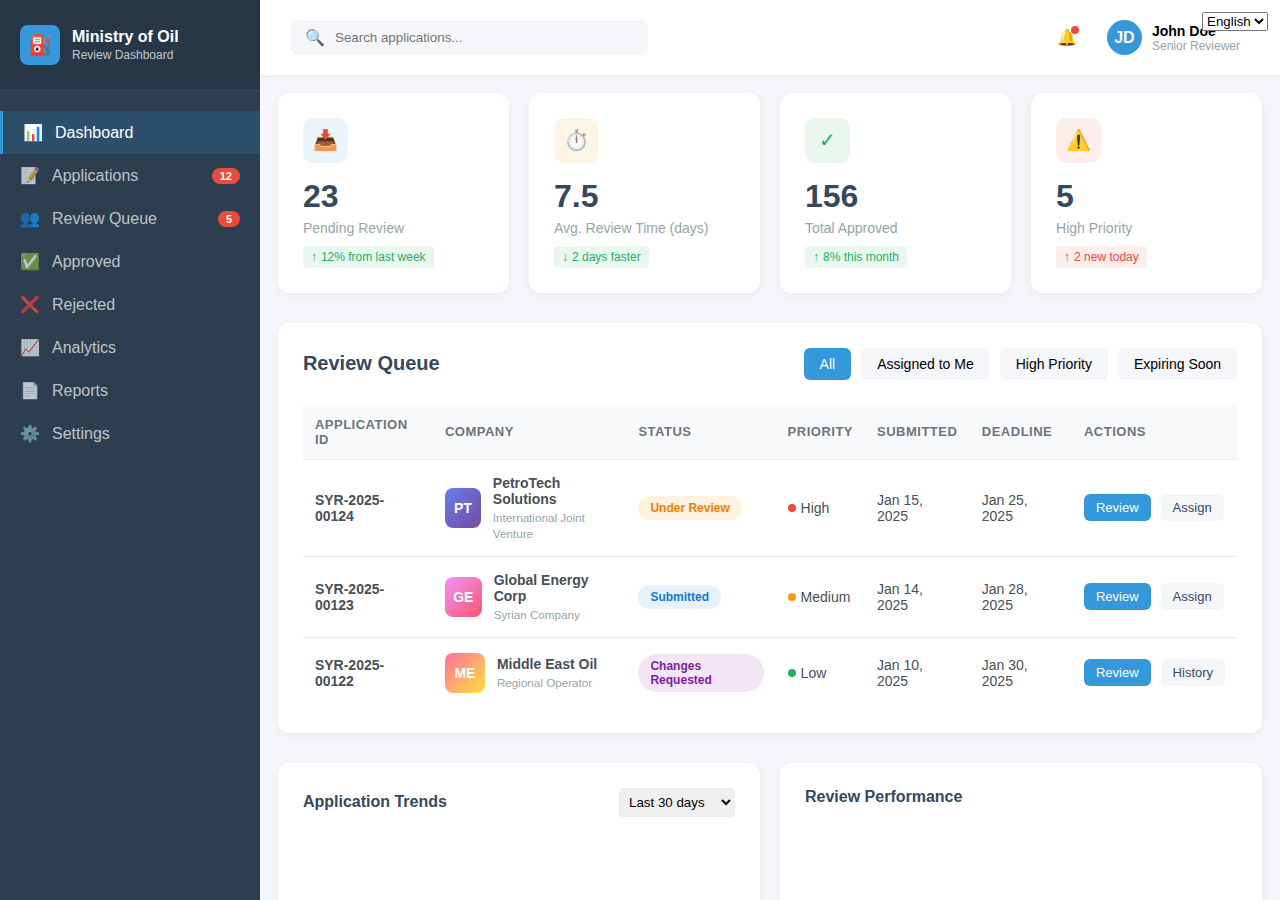
<file: oil-qualification-fixed/index.html>
<!DOCTYPE html>
<html lang="en">
<head>
    <meta charset="UTF-8">
    <meta name="viewport" content="width=device-width, initial-scale=1.0">
    <title>Administrative Review Interface - Syrian Ministry of Oil</title>
    

    <link rel="stylesheet" href="assets/styles.css">
    <link rel="stylesheet" href="assets/rtl.css">
    <script defer src="assets/i18n.js"></script>
    <script defer src="assets/app.js"></script>
</head>
<body>
    <select data-lang-switcher style="position:fixed;top:12px;right:12px;z-index:9999">
      <option value="en">English</option>
      <option value="ar">العربية</option>
    </select>
    <!-- Sidebar -->
    <aside class="sidebar">
        <div class="sidebar-header">
            <div class="sidebar-logo">
                <div class="logo-icon">⛽</div>
                <div>
                    <h3 style="font-size: 16px; margin-bottom: 2px;">Ministry of Oil</h3>
                    <p style="font-size: 12px; opacity: 0.7;">Review Dashboard</p>
                </div>
            </div>
        </div>
        
        <nav class="sidebar-nav">
            <a href="#" class="nav-item active">
                <span class="nav-icon">📊</span>
                <span><span data-i18n="nav.dashboard"></span></span>
            </a>
            <a href="#" class="nav-item">
                <span class="nav-icon">📝</span>
                <span><span data-i18n="nav.applications"></span></span>
                <span class="nav-badge">12</span>
            </a>
            <a href="#" class="nav-item">
                <span class="nav-icon">👥</span>
                <span><span data-i18n="nav.review_queue"></span></span>
                <span class="nav-badge">5</span>
            </a>
            <a href="#" class="nav-item">
                <span class="nav-icon">✅</span>
                <span><span data-i18n="nav.approved"></span></span>
            </a>
            <a href="#" class="nav-item">
                <span class="nav-icon">❌</span>
                <span><span data-i18n="nav.rejected"></span></span>
            </a>
            <a href="#" class="nav-item">
                <span class="nav-icon">📈</span>
                <span><span data-i18n="nav.analytics"></span></span>
            </a>
            <a href="#" class="nav-item">
                <span class="nav-icon">📄</span>
                <span><span data-i18n="nav.reports"></span></span>
            </a>
            <a href="#" class="nav-item">
                <span class="nav-icon">⚙️</span>
                <span><span data-i18n="nav.settings"></span></span>
            </a>
        </nav>
    </aside>
    
    <!-- Main Content -->
    <div class="main-content">
        <!-- Topbar -->
        <header class="topbar">
            <div class="search-bar">
                <span>🔍</span>
                <input type="text" data-i18n-placeholder="form.search">
            </div>
            
            <div class="topbar-actions">
                <div class="notification-icon">
                    <span>🔔</span>
                    <span class="notification-dot"></span>
                </div>
                
                <div class="user-menu">
                    <div class="user-avatar">JD</div>
                    <div>
                        <div style="font-size: 14px; font-weight: 600;">John Doe</div>
                        <div style="font-size: 12px; color: #95a5a6;">Senior Reviewer</div>
                    </div>
                </div>
            </div>
        </header>
        
        <!-- Dashboard Content -->
        <div class="content">
            <!-- Statistics Cards -->
            <div class="stats-grid">
                <div class="stat-card">
                    <div class="stat-header">
                        <div class="stat-icon primary">📥</div>
                    </div>
                    <div class="stat-value">23</div>
                    <div class="stat-label"><span data-i18n="stats.pending"></span></div>
                    <div class="stat-change positive">
                        <span>↑</span>
                        <span>12% from last week</span>
                    </div>
                </div>
                
                <div class="stat-card">
                    <div class="stat-header">
                        <div class="stat-icon warning">⏱️</div>
                    </div>
                    <div class="stat-value">7.5</div>
                    <div class="stat-label"><span data-i18n="stats.avg_review_time"></span></div>
                    <div class="stat-change positive">
                        <span>↓</span>
                        <span>2 days faster</span>
                    </div>
                </div>
                
                <div class="stat-card">
                    <div class="stat-header">
                        <div class="stat-icon success">✓</div>
                    </div>
                    <div class="stat-value">156</div>
                    <div class="stat-label"><span data-i18n="stats.total_approved"></span></div>
                    <div class="stat-change positive">
                        <span>↑</span>
                        <span>8% this month</span>
                    </div>
                </div>
                
                <div class="stat-card">
                    <div class="stat-header">
                        <div class="stat-icon danger">⚠️</div>
                    </div>
                    <div class="stat-value">5</div>
                    <div class="stat-label"><span data-i18n="stats.total_rejected"></span></div>
                    <div class="stat-change negative">
                        <span>↑</span>
                        <span>2 new today</span>
                    </div>
                </div>
            </div>
            
            <!-- Applications Table -->
            <div class="applications-section">
                <div class="section-header">
                    <h2 class="section-title"><span data-i18n="nav.review_queue"></span></h2>
                    <div class="filter-tabs">
                        <button class="filter-tab active">All</button>
                        <button class="filter-tab">Assigned to Me</button>
                        <button class="filter-tab"><span data-i18n="stats.total_rejected"></span></button>
                        <button class="filter-tab">Expiring Soon</button>
                    </div>
                </div>
                
                <table class="applications-table">
                    <thead>
                        <tr>
                            <th>Application ID</th>
                            <th>Company</th>
                            <th>Status</th>
                            <th>Priority</th>
                            <th>Submitted</th>
                            <th>Deadline</th>
                            <th>Actions</th>
                        </tr>
                    </thead>
                    <tbody>
                        <tr>
                            <td><strong>SYR-2025-00124</strong></td>
                            <td>
                                <div class="company-info">
                                    <div class="company-avatar">PT</div>
                                    <div class="company-details">
                                        <strong>PetroTech Solutions</strong>
                                        <small>International Joint Venture</small>
                                    </div>
                                </div>
                            </td>
                            <td><span class="status-badge status-reviewing">Under Review</span></td>
                            <td>
                                <div class="priority-indicator priority-high">
                                    <span class="priority-dot"></span>
                                    <span>High</span>
                                </div>
                            </td>
                            <td>Jan 15, 2025</td>
                            <td>Jan 25, 2025</td>
                            <td>
                                <div class="table-actions">
                                    <button class="action-btn primary" ><span data-i18n="actions.review"></span></button>
                                    <button class="action-btn secondary">Assign</button>
                                </div>
                            </td>
                        </tr>
                        <tr>
                            <td><strong>SYR-2025-00123</strong></td>
                            <td>
                                <div class="company-info">
                                    <div class="company-avatar" style="background: linear-gradient(135deg, #f093fb, #f5576c);">GE</div>
                                    <div class="company-details">
                                        <strong>Global Energy Corp</strong>
                                        <small>Syrian Company</small>
                                    </div>
                                </div>
                            </td>
                            <td><span class="status-badge status-submitted">Submitted</span></td>
                            <td>
                                <div class="priority-indicator priority-medium">
                                    <span class="priority-dot"></span>
                                    <span>Medium</span>
                                </div>
                            </td>
                            <td>Jan 14, 2025</td>
                            <td>Jan 28, 2025</td>
                            <td>
                                <div class="table-actions">
                                    <button class="action-btn primary" ><span data-i18n="actions.review"></span></button>
                                    <button class="action-btn secondary">Assign</button>
                                </div>
                            </td>
                        </tr>
                        <tr>
                            <td><strong>SYR-2025-00122</strong></td>
                            <td>
                                <div class="company-info">
                                    <div class="company-avatar" style="background: linear-gradient(135deg, #fa709a, #fee140);">ME</div>
                                    <div class="company-details">
                                        <strong>Middle East Oil</strong>
                                        <small>Regional Operator</small>
                                    </div>
                                </div>
                            </td>
                            <td><span class="status-badge status-changes">Changes Requested</span></td>
                            <td>
                                <div class="priority-indicator priority-low">
                                    <span class="priority-dot"></span>
                                    <span>Low</span>
                                </div>
                            </td>
                            <td>Jan 10, 2025</td>
                            <td>Jan 30, 2025</td>
                            <td>
                                <div class="table-actions">
                                    <button class="action-btn primary" ><span data-i18n="actions.review"></span></button>
                                    <button class="action-btn secondary"><span data-i18n="modal.history_tab"></span></button>
                                </div>
                            </td>
                        </tr>
                    </tbody>
                </table>
            </div>
            
            <!-- Charts Section -->
            <div class="charts-grid">
                <div class="chart-card">
                    <div class="chart-header">
                        <h3 class="chart-title">Application Trends</h3>
                        <select style="border: 1px solid #e9ecef; padding: 5px; border-radius: 4px;">
                            <option>Last 30 days</option>
                            <option>Last 3 months</option>
                            <option>Last year</option>
                        </select>
                    </div>
                    <div class="chart-container">
                        <canvas id="trendsChart"></canvas>
                    </div>
                </div>
                
                <div class="chart-card">
                    <div class="chart-header">
                        <h3 class="chart-title">Review Performance</h3>
                    </div>
                    <div class="chart-container">
                        <canvas id="performanceChart"></canvas>
                    </div>
                </div>
            </div>
        </div>
    </div>
    
    <!-- Review Modal -->
    <div class="modal-overlay" id="reviewModal">
        <div class="modal">
            <div class="modal-header">
                <h3 class="modal-title">Application Review - SYR-2025-00124</h3>
                <button class="modal-close" >✕</button>
            </div>
            
            <div class="modal-body">
                <div class="review-tabs">
                    <button class="review-tab active" data-tab="overview"><span data-i18n="modal.overview_tab"></span></button>
                    <button class="review-tab" data-tab="technical"><span data-i18n="modal.details_tab"></span></button>
                    <button class="review-tab" data-tab="financial"><span data-i18n="modal.financial_tab"></span></button>
                    <button class="review-tab" data-tab="documents"><span data-i18n="modal.documents_tab"></span></button>
                    <button class="review-tab" data-tab="history"><span data-i18n="modal.history_tab"></span></button>
                </div>
                
                <!-- Overview Tab -->
                <div class="review-section active" id="overview-section">
                    <h4 style="margin-bottom: 20px;">Company Information</h4>
                    <div class="info-grid">
                        <div class="info-item">
                            <div class="info-label">Company Name</div>
                            <div class="info-value">PetroTech Solutions</div>
                        </div>
                        <div class="info-item">
                            <div class="info-label">Registration Number</div>
                            <div class="info-value">REG-2024-00156</div>
                        </div>
                        <div class="info-item">
                            <div class="info-label">Nationality</div>
                            <div class="info-value">International Joint Venture</div>
                        </div>
                        <div class="info-item">
                            <div class="info-label">Stock Market Listed</div>
                            <div class="info-value">Yes - NYSE</div>
                        </div>
                    </div>
                    
                    <h4 style="margin: 25px 0 20px;">Key Metrics</h4>
                    <div class="info-grid">
                        <div class="info-item">
                            <div class="info-label">Current Oil Production</div>
                            <div class="info-value">75,000 bbl/day</div>
                        </div>
                        <div class="info-item">
                            <div class="info-label">Operated Projects</div>
                            <div class="info-value">12 Projects</div>
                        </div>
                        <div class="info-item">
                            <div class="info-label">Credit Rating</div>
                            <div class="info-value">BBB+ (S&P)</div>
                        </div>
                        <div class="info-item">
                            <div class="info-label">Total Assets</div>
                            <div class="info-value">$2.5 Billion</div>
                        </div>
                    </div>
                    
                    <h4 style="margin: 25px 0 20px;">Recent Activity</h4>
                    <div class="timeline">
                        <div class="timeline-item">
                            <div class="timeline-dot"></div>
                            <div class="timeline-content">
                                <div class="timeline-time">Jan 15, 2025 - 10:30 AM</div>
                                <div class="timeline-text">Application submitted by company</div>
                            </div>
                        </div>
                        <div class="timeline-item">
                            <div class="timeline-dot"></div>
                            <div class="timeline-content">
                                <div class="timeline-time">Jan 15, 2025 - 2:00 PM</div>
                                <div class="timeline-text">Assigned to review team</div>
                            </div>
                        </div>
                        <div class="timeline-item">
                            <div class="timeline-dot"></div>
                            <div class="timeline-content">
                                <div class="timeline-time">Jan 16, 2025 - 9:00 AM</div>
                                <div class="timeline-text">Document verification completed</div>
                            </div>
                        </div>
                    </div>
                </div>
                
                <!-- Technical Review Tab -->
                <div class="review-section" id="technical-section">
                    <h4 style="margin-bottom: 20px;">Technical Assessment</h4>
                    
                    <div class="scoring-grid">
                        <div class="score-item">
                            <div class="score-header">
                                <span class="score-label">Production Capacity</span>
                                <span class="score-value">85</span>
                            </div>
                            <input type="range" class="score-slider" min="0" max="100" value="85">
                        </div>
                        <div class="score-item">
                            <div class="score-header">
                                <span class="score-label">Technical Expertise</span>
                                <span class="score-value">90</span>
                            </div>
                            <input type="range" class="score-slider" min="0" max="100" value="90">
                        </div>
                        <div class="score-item">
                            <div class="score-header">
                                <span class="score-label">Recovery Technologies</span>
                                <span class="score-value">75</span>
                            </div>
                            <input type="range" class="score-slider" min="0" max="100" value="75">
                        </div>
                        <div class="score-item">
                            <div class="score-header">
                                <span class="score-label">HSE Compliance</span>
                                <span class="score-value">95</span>
                            </div>
                            <input type="range" class="score-slider" min="0" max="100" value="95">
                        </div>
                    </div>
                    
                    <div class="review-comments">
                        <h4 style="margin-bottom: 10px;">Technical Review Comments</h4>
                        <textarea class="comment-box" placeholder="Enter your technical assessment comments...">Company demonstrates strong technical capabilities with proven track record in enhanced oil recovery technologies. Experience in carbonate reservoirs is particularly relevant for Syrian fields.</textarea>
                    </div>
                </div>
                
                <!-- Financial Review Tab -->
                <div class="review-section" id="financial-section">
                    <h4 style="margin-bottom: 20px;">Financial Assessment</h4>
                    
                    <div class="scoring-grid">
                        <div class="score-item">
                            <div class="score-header">
                                <span class="score-label">Financial Stability</span>
                                <span class="score-value">88</span>
                            </div>
                            <input type="range" class="score-slider" min="0" max="100" value="88">
                        </div>
                        <div class="score-item">
                            <div class="score-header">
                                <span class="score-label">Capital Resources</span>
                                <span class="score-value">92</span>
                            </div>
                            <input type="range" class="score-slider" min="0" max="100" value="92">
                        </div>
                        <div class="score-item">
                            <div class="score-header">
                                <span class="score-label">Credit Rating</span>
                                <span class="score-value">80</span>
                            </div>
                            <input type="range" class="score-slider" min="0" max="100" value="80">
                        </div>
                        <div class="score-item">
                            <div class="score-header">
                                <span class="score-label">Cash Flow</span>
                                <span class="score-value">85</span>
                            </div>
                            <input type="range" class="score-slider" min="0" max="100" value="85">
                        </div>
                    </div>
                    
                    <div class="review-comments">
                        <h4 style="margin-bottom: 10px;">Financial Review Comments</h4>
                        <textarea class="comment-box" placeholder="Enter your financial assessment comments...">Strong financial position with healthy cash flows and acceptable debt-to-equity ratio. Credit rating of BBB+ indicates good creditworthiness. Sufficient capital for proposed operations.</textarea>
                    </div>
                </div>
                
                <!-- Documents Tab -->
                <div class="review-section" id="documents-section">
                    <h4 style="margin-bottom: 20px;">Document Verification</h4>
                    
                    <table style="width: 100%;">
                        <thead>
                            <tr style="background: #f8f9fa;">
                                <th style="padding: 12px; text-align: left;">Document Type</th>
                                <th style="padding: 12px; text-align: left;">Status</th>
                                <th style="padding: 12px; text-align: left;">Uploaded</th>
                                <th style="padding: 12px; text-align: left;">Actions</th>
                            </tr>
                        </thead>
                        <tbody>
                            <tr>
                                <td style="padding: 12px;">Introduction Letter</td>
                                <td style="padding: 12px;"><span class="status-badge status-approved">Verified</span></td>
                                <td style="padding: 12px;">Jan 15, 2025</td>
                                <td style="padding: 12px;"><button class="action-btn secondary">View</button></td>
                            </tr>
                            <tr>
                                <td style="padding: 12px;">Company Profile</td>
                                <td style="padding: 12px;"><span class="status-badge status-approved">Verified</span></td>
                                <td style="padding: 12px;">Jan 15, 2025</td>
                                <td style="padding: 12px;"><button class="action-btn secondary">View</button></td>
                            </tr>
                            <tr>
                                <td style="padding: 12px;">Financial Statements (3 years)</td>
                                <td style="padding: 12px;"><span class="status-badge status-approved">Verified</span></td>
                                <td style="padding: 12px;">Jan 15, 2025</td>
                                <td style="padding: 12px;"><button class="action-btn secondary">View</button></td>
                            </tr>
                            <tr>
                                <td style="padding: 12px;">Legal Documents</td>
                                <td style="padding: 12px;"><span class="status-badge status-reviewing">Under Review</span></td>
                                <td style="padding: 12px;">Jan 15, 2025</td>
                                <td style="padding: 12px;"><button class="action-btn secondary">View</button></td>
                            </tr>
                        </tbody>
                    </table>
                </div>
                
                <!-- History Tab -->
                <div class="review-section" id="history-section">
                    <h4 style="margin-bottom: 20px;">Review History</h4>
                    <p style="color: #6c757d;">No previous review history for this application.</p>
                </div>
            </div>
            
            <div class="modal-footer">
                <div>
                    <span style="color: #6c757d; font-size: 14px;">Overall Score: </span>
                    <span id="overall-score" style="font-size: 24px; font-weight: 700; color: var(--secondary);">86/100</span>
                </div>
                
                <div class="decision-buttons">
                    <button class="decision-btn request-changes"><span data-i18n="modal.request_changes"></span></button>
                    <button class="decision-btn reject"><span data-i18n="modal.reject"></span></button>
                    <button class="decision-btn approve"><span data-i18n="modal.approve"></span></button>
                </div>
            </div>
        </div>
    </div>
    
    
</body>
</html>
</file>
<file: oil-qualification-fixed/assets/styles.css>
* {
            margin: 0;
            padding: 0;
            box-sizing: border-box;
        }
        
        :root {
            --primary: #2c3e50;
            --secondary: #3498db;
            --success: #27ae60;
            --warning: #f39c12;
            --danger: #e74c3c;
            --dark: #34495e;
            --light: #ecf0f1;
            --white: #ffffff;
        }
        
        body {
            font-family: -apple-system, BlinkMacSystemFont, 'Segoe UI', Roboto, sans-serif;
            background: #f5f6fa;
            height: 100vh;
            display: flex;
        }
        
        /* Sidebar Navigation */
        .sidebar {
            width: 260px;
            background: var(--primary);
            color: white;
            display: flex;
            flex-direction: column;
        }
        
        .sidebar-header {
            padding: 25px 20px;
            background: rgba(0,0,0,0.1);
            border-bottom: 1px solid rgba(255,255,255,0.1);
        }
        
        .sidebar-logo {
            display: flex;
            align-items: center;
            gap: 12px;
        }
        
        .logo-icon {
            width: 40px;
            height: 40px;
            background: var(--secondary);
            border-radius: 8px;
            display: flex;
            align-items: center;
            justify-content: center;
            font-size: 20px;
        }
        
        .sidebar-nav {
            flex: 1;
            padding: 20px 0;
        }
        
        .nav-item {
            display: flex;
            align-items: center;
            padding: 12px 20px;
            color: rgba(255,255,255,0.7);
            text-decoration: none;
            transition: all 0.3s;
            position: relative;
        }
        
        .nav-item:hover {
            background: rgba(255,255,255,0.05);
            color: white;
        }
        
        .nav-item.active {
            background: rgba(52,152,219,0.2);
            color: white;
            border-left: 3px solid var(--secondary);
        }
        
        .nav-icon {
            width: 20px;
            margin-right: 12px;
        }
        
        .nav-badge {
            margin-left: auto;
            background: var(--danger);
            color: white;
            padding: 2px 8px;
            border-radius: 12px;
            font-size: 11px;
            font-weight: 600;
        }
        
        /* Main Content Area */
        .main-content {
            flex: 1;
            display: flex;
            flex-direction: column;
        }
        
        /* Top Bar */
        .topbar {
            background: white;
            padding: 15px 30px;
            box-shadow: 0 2px 4px rgba(0,0,0,0.05);
            display: flex;
            justify-content: space-between;
            align-items: center;
        }
        
        .search-bar {
            display: flex;
            align-items: center;
            background: #f5f6fa;
            border-radius: 8px;
            padding: 8px 15px;
            width: 400px;
        }
        
        .search-bar input {
            border: none;
            background: none;
            outline: none;
            flex: 1;
            margin-left: 10px;
        }
        
        .topbar-actions {
            display: flex;
            align-items: center;
            gap: 20px;
        }
        
        .notification-icon {
            position: relative;
            cursor: pointer;
        }
        
        .notification-dot {
            position: absolute;
            top: -2px;
            right: -2px;
            width: 8px;
            height: 8px;
            background: var(--danger);
            border-radius: 50%;
        }
        
        .user-menu {
            display: flex;
            align-items: center;
            gap: 10px;
            cursor: pointer;
            padding: 5px 10px;
            border-radius: 8px;
            transition: background 0.3s;
        }
        
        .user-menu:hover {
            background: #f5f6fa;
        }
        
        .user-avatar {
            width: 35px;
            height: 35px;
            border-radius: 50%;
            background: var(--secondary);
            display: flex;
            align-items: center;
            justify-content: center;
            color: white;
            font-weight: 600;
        }
        
        /* Dashboard Content */
        .content {
            flex: 1;
            padding: 30px;
            overflow-y: auto;
        }
        
        /* Statistics Cards */
        .stats-grid {
            display: grid;
            grid-template-columns: repeat(auto-fit, minmax(250px, 1fr));
            gap: 20px;
            margin-bottom: 30px;
        }
        
        .stat-card {
            background: white;
            padding: 25px;
            border-radius: 12px;
            box-shadow: 0 2px 8px rgba(0,0,0,0.05);
            transition: transform 0.3s, box-shadow 0.3s;
        }
        
        .stat-card:hover {
            transform: translateY(-2px);
            box-shadow: 0 5px 15px rgba(0,0,0,0.1);
        }
        
        .stat-header {
            display: flex;
            justify-content: space-between;
            align-items: center;
            margin-bottom: 15px;
        }
        
        .stat-icon {
            width: 45px;
            height: 45px;
            border-radius: 10px;
            display: flex;
            align-items: center;
            justify-content: center;
            font-size: 20px;
        }
        
        .stat-icon.primary { background: rgba(52,152,219,0.1); color: var(--secondary); }
        .stat-icon.success { background: rgba(39,174,96,0.1); color: var(--success); }
        .stat-icon.warning { background: rgba(243,156,18,0.1); color: var(--warning); }
        .stat-icon.danger { background: rgba(231,76,60,0.1); color: var(--danger); }
        
        .stat-value {
            font-size: 32px;
            font-weight: 700;
            color: var(--dark);
            margin-bottom: 5px;
        }
        
        .stat-label {
            color: #95a5a6;
            font-size: 14px;
        }
        
        .stat-change {
            display: inline-flex;
            align-items: center;
            gap: 4px;
            font-size: 12px;
            padding: 4px 8px;
            border-radius: 4px;
            margin-top: 10px;
        }
        
        .stat-change.positive {
            background: rgba(39,174,96,0.1);
            color: var(--success);
        }
        
        .stat-change.negative {
            background: rgba(231,76,60,0.1);
            color: var(--danger);
        }
        
        /* Applications Table */
        .applications-section {
            background: white;
            border-radius: 12px;
            padding: 25px;
            box-shadow: 0 2px 8px rgba(0,0,0,0.05);
        }
        
        .section-header {
            display: flex;
            justify-content: space-between;
            align-items: center;
            margin-bottom: 25px;
        }
        
        .section-title {
            font-size: 20px;
            font-weight: 600;
            color: var(--dark);
        }
        
        .filter-tabs {
            display: flex;
            gap: 10px;
        }
        
        .filter-tab {
            padding: 8px 16px;
            border: none;
            background: #f5f6fa;
            border-radius: 6px;
            cursor: pointer;
            transition: all 0.3s;
            font-size: 14px;
        }
        
        .filter-tab:hover {
            background: #e0e6ed;
        }
        
        .filter-tab.active {
            background: var(--secondary);
            color: white;
        }
        
        .applications-table {
            width: 100%;
            border-collapse: collapse;
        }
        
        .applications-table thead {
            background: #f8f9fa;
        }
        
        .applications-table th {
            padding: 12px;
            text-align: left;
            font-weight: 600;
            color: #6c757d;
            font-size: 13px;
            text-transform: uppercase;
            letter-spacing: 0.5px;
        }
        
        .applications-table td {
            padding: 15px 12px;
            border-top: 1px solid #e9ecef;
            color: #495057;
            font-size: 14px;
        }
        
        .applications-table tbody tr {
            transition: background 0.2s;
            cursor: pointer;
        }
        
        .applications-table tbody tr:hover {
            background: #f8f9fa;
        }
        
        .company-info {
            display: flex;
            align-items: center;
            gap: 12px;
        }
        
        .company-avatar {
            width: 40px;
            height: 40px;
            border-radius: 8px;
            background: linear-gradient(135deg, #667eea, #764ba2);
            display: flex;
            align-items: center;
            justify-content: center;
            color: white;
            font-weight: 600;
        }
        
        .company-details strong {
            display: block;
            margin-bottom: 2px;
        }
        
        .company-details small {
            color: #95a5a6;
        }
        
        .status-badge {
            display: inline-block;
            padding: 5px 12px;
            border-radius: 20px;
            font-size: 12px;
            font-weight: 600;
        }
        
        .status-submitted { background: #e3f2fd; color: #1976d2; }
        .status-reviewing { background: #fff3e0; color: #f57c00; }
        .status-approved { background: #e8f5e9; color: #388e3c; }
        .status-rejected { background: #ffebee; color: #c62828; }
        .status-changes { background: #f3e5f5; color: #7b1fa2; }
        
        .priority-indicator {
            display: inline-flex;
            align-items: center;
            gap: 5px;
        }
        
        .priority-dot {
            width: 8px;
            height: 8px;
            border-radius: 50%;
        }
        
        .priority-high .priority-dot { background: var(--danger); }
        .priority-medium .priority-dot { background: var(--warning); }
        .priority-low .priority-dot { background: var(--success); }
        
        .table-actions {
            display: flex;
            gap: 10px;
        }
        
        .action-btn {
            padding: 6px 12px;
            border: none;
            border-radius: 6px;
            cursor: pointer;
            font-size: 13px;
            transition: all 0.3s;
        }
        
        .action-btn.primary {
            background: var(--secondary);
            color: white;
        }
        
        .action-btn.secondary {
            background: #f5f6fa;
            color: var(--dark);
        }
        
        .action-btn:hover {
            transform: translateY(-1px);
            box-shadow: 0 2px 5px rgba(0,0,0,0.1);
        }
        
        /* Review Modal */
        .modal-overlay {
            position: fixed;
            top: 0;
            left: 0;
            right: 0;
            bottom: 0;
            background: rgba(0,0,0,0.5);
            display: none;
            align-items: center;
            justify-content: center;
            z-index: 1000;
        }
        
        .modal-overlay.show {
            display: flex;
        }
        
        .modal {
            background: white;
            border-radius: 12px;
            width: 90%;
            max-width: 900px;
            max-height: 90vh;
            overflow: hidden;
            display: flex;
            flex-direction: column;
        }
        
        .modal-header {
            padding: 20px 25px;
            background: #f8f9fa;
            border-bottom: 1px solid #e9ecef;
            display: flex;
            justify-content: space-between;
            align-items: center;
        }
        
        .modal-title {
            font-size: 20px;
            font-weight: 600;
            color: var(--dark);
        }
        
        .modal-close {
            width: 30px;
            height: 30px;
            border-radius: 6px;
            border: none;
            background: transparent;
            cursor: pointer;
            display: flex;
            align-items: center;
            justify-content: center;
            transition: background 0.3s;
        }
        
        .modal-close:hover {
            background: #e9ecef;
        }
        
        .modal-body {
            flex: 1;
            overflow-y: auto;
            padding: 25px;
        }
        
        .review-tabs {
            display: flex;
            gap: 10px;
            margin-bottom: 25px;
            border-bottom: 1px solid #e9ecef;
            padding-bottom: 10px;
        }
        
        .review-tab {
            padding: 8px 16px;
            border: none;
            background: transparent;
            color: #6c757d;
            cursor: pointer;
            font-size: 14px;
            font-weight: 500;
            transition: all 0.3s;
            position: relative;
        }
        
        .review-tab:hover {
            color: var(--secondary);
        }
        
        .review-tab.active {
            color: var(--secondary);
        }
        
        .review-tab.active::after {
            content: '';
            position: absolute;
            bottom: -11px;
            left: 0;
            right: 0;
            height: 2px;
            background: var(--secondary);
        }
        
        .review-section {
            display: none;
        }
        
        .review-section.active {
            display: block;
        }
        
        .info-grid {
            display: grid;
            grid-template-columns: repeat(2, 1fr);
            gap: 20px;
            margin-bottom: 25px;
        }
        
        .info-item {
            padding: 15px;
            background: #f8f9fa;
            border-radius: 8px;
        }
        
        .info-label {
            font-size: 12px;
            color: #6c757d;
            margin-bottom: 5px;
            text-transform: uppercase;
            letter-spacing: 0.5px;
        }
        
        .info-value {
            font-size: 16px;
            color: var(--dark);
            font-weight: 600;
        }
        
        .scoring-grid {
            display: grid;
            grid-template-columns: repeat(2, 1fr);
            gap: 20px;
            margin-bottom: 25px;
        }
        
        .score-item {
            padding: 20px;
            background: #f8f9fa;
            border-radius: 8px;
        }
        
        .score-header {
            display: flex;
            justify-content: space-between;
            align-items: center;
            margin-bottom: 10px;
        }
        
        .score-label {
            font-weight: 600;
            color: var(--dark);
        }
        
        .score-value {
            font-size: 24px;
            font-weight: 700;
            color: var(--secondary);
        }
        
        .score-slider {
            width: 100%;
            margin: 15px 0;
        }
        
        .review-comments {
            margin-bottom: 25px;
        }
        
        .comment-box {
            width: 100%;
            min-height: 120px;
            padding: 12px;
            border: 1px solid #e9ecef;
            border-radius: 8px;
            font-size: 14px;
            resize: vertical;
        }
        
        .modal-footer {
            padding: 20px 25px;
            background: #f8f9fa;
            border-top: 1px solid #e9ecef;
            display: flex;
            justify-content: space-between;
            align-items: center;
        }
        
        .decision-buttons {
            display: flex;
            gap: 10px;
        }
        
        .decision-btn {
            padding: 10px 20px;
            border: none;
            border-radius: 8px;
            font-size: 14px;
            font-weight: 600;
            cursor: pointer;
            transition: all 0.3s;
        }
        
        .decision-btn.approve {
            background: var(--success);
            color: white;
        }
        
        .decision-btn.reject {
            background: var(--danger);
            color: white;
        }
        
        .decision-btn.request-changes {
            background: var(--warning);
            color: white;
        }
        
        .decision-btn:hover {
            transform: translateY(-2px);
            box-shadow: 0 5px 15px rgba(0,0,0,0.2);
        }
        
        /* Charts Container */
        .charts-grid {
            display: grid;
            grid-template-columns: repeat(auto-fit, minmax(400px, 1fr));
            gap: 20px;
            margin-top: 30px;
        }
        
        .chart-card {
            background: white;
            padding: 25px;
            border-radius: 12px;
            box-shadow: 0 2px 8px rgba(0,0,0,0.05);
        }
        
        .chart-header {
            display: flex;
            justify-content: space-between;
            align-items: center;
            margin-bottom: 20px;
        }
        
        .chart-title {
            font-size: 16px;
            font-weight: 600;
            color: var(--dark);
        }
        
        .chart-container {
            height: 250px;
            position: relative;
        }
        
        /* Activity Timeline */
        .timeline {
            position: relative;
            padding-left: 30px;
        }
        
        .timeline::before {
            content: '';
            position: absolute;
            left: 8px;
            top: 0;
            bottom: 0;
            width: 2px;
            background: #e9ecef;
        }
        
        .timeline-item {
            position: relative;
            padding-bottom: 20px;
        }
        
        .timeline-dot {
            position: absolute;
            left: -22px;
            width: 16px;
            height: 16px;
            border-radius: 50%;
            background: white;
            border: 2px solid var(--secondary);
        }
        
        .timeline-content {
            background: #f8f9fa;
            padding: 12px;
            border-radius: 8px;
        }
        
        .timeline-time {
            font-size: 12px;
            color: #95a5a6;
            margin-bottom: 5px;
        }
        
        .timeline-text {
            font-size: 14px;
            color: var(--dark);
        }

/* Responsive enhancements */
/* Fluid type + spacing */
:root { --space: clamp(12px, 1.4vw, 20px); }
html { font-size: clamp(14px, 1.05vw + .2rem, 16px); }
.content { padding: var(--space); }

/* Search width adapts */
.search-bar { width: clamp(220px, 28vw, 400px); }

/* Cards grid already uses auto-fit; tighten min for small screens */
.stats-grid { grid-template-columns: repeat(auto-fit, minmax(220px, 1fr)); }

/* Charts grid: stack sooner */
.charts-grid { grid-template-columns: repeat(auto-fit, minmax(280px, 1fr)); }

/* Table: horizontal scroll on small screens */
.applications-section { overflow: hidden; }
.applications-section .table-scroll { overflow-x: auto; -webkit-overflow-scrolling: touch; }
.applications-table { min-width: 920px; }

/* Sidebar: collapsible under 992px */
@media (max-width: 992px) {
  .sidebar {
    position: fixed; inset: 0 auto 0 0; width: 260px;
    transform: translateX(-100%); transition: transform .25s ease;
    z-index: 1100;
  }
  .sidebar.open { transform: translateX(0); }
  .main-content { flex: 1; }
  .topbar { gap: 10px; }
}

/* Tighten paddings under 768px */
@media (max-width: 768px) {
  .section-header { flex-direction: column; align-items: flex-start; gap: 10px; }
  .filter-tabs { flex-wrap: wrap; }
  .stat-value { font-size: 28px; }
}

/* Modal stays within viewport safely */
.modal { width: min(900px, 96vw); max-height: min(90vh, 100svh); }

/* Reduced motion */
@media (prefers-reduced-motion: reduce) {
  * { transition: none !important; animation: none !important; }
}
</file>
<file: oil-qualification-fixed/assets/rtl.css>
html[dir='rtl'], body[dir='rtl'] {
  direction: rtl;
  text-align: right;
}
</file>
